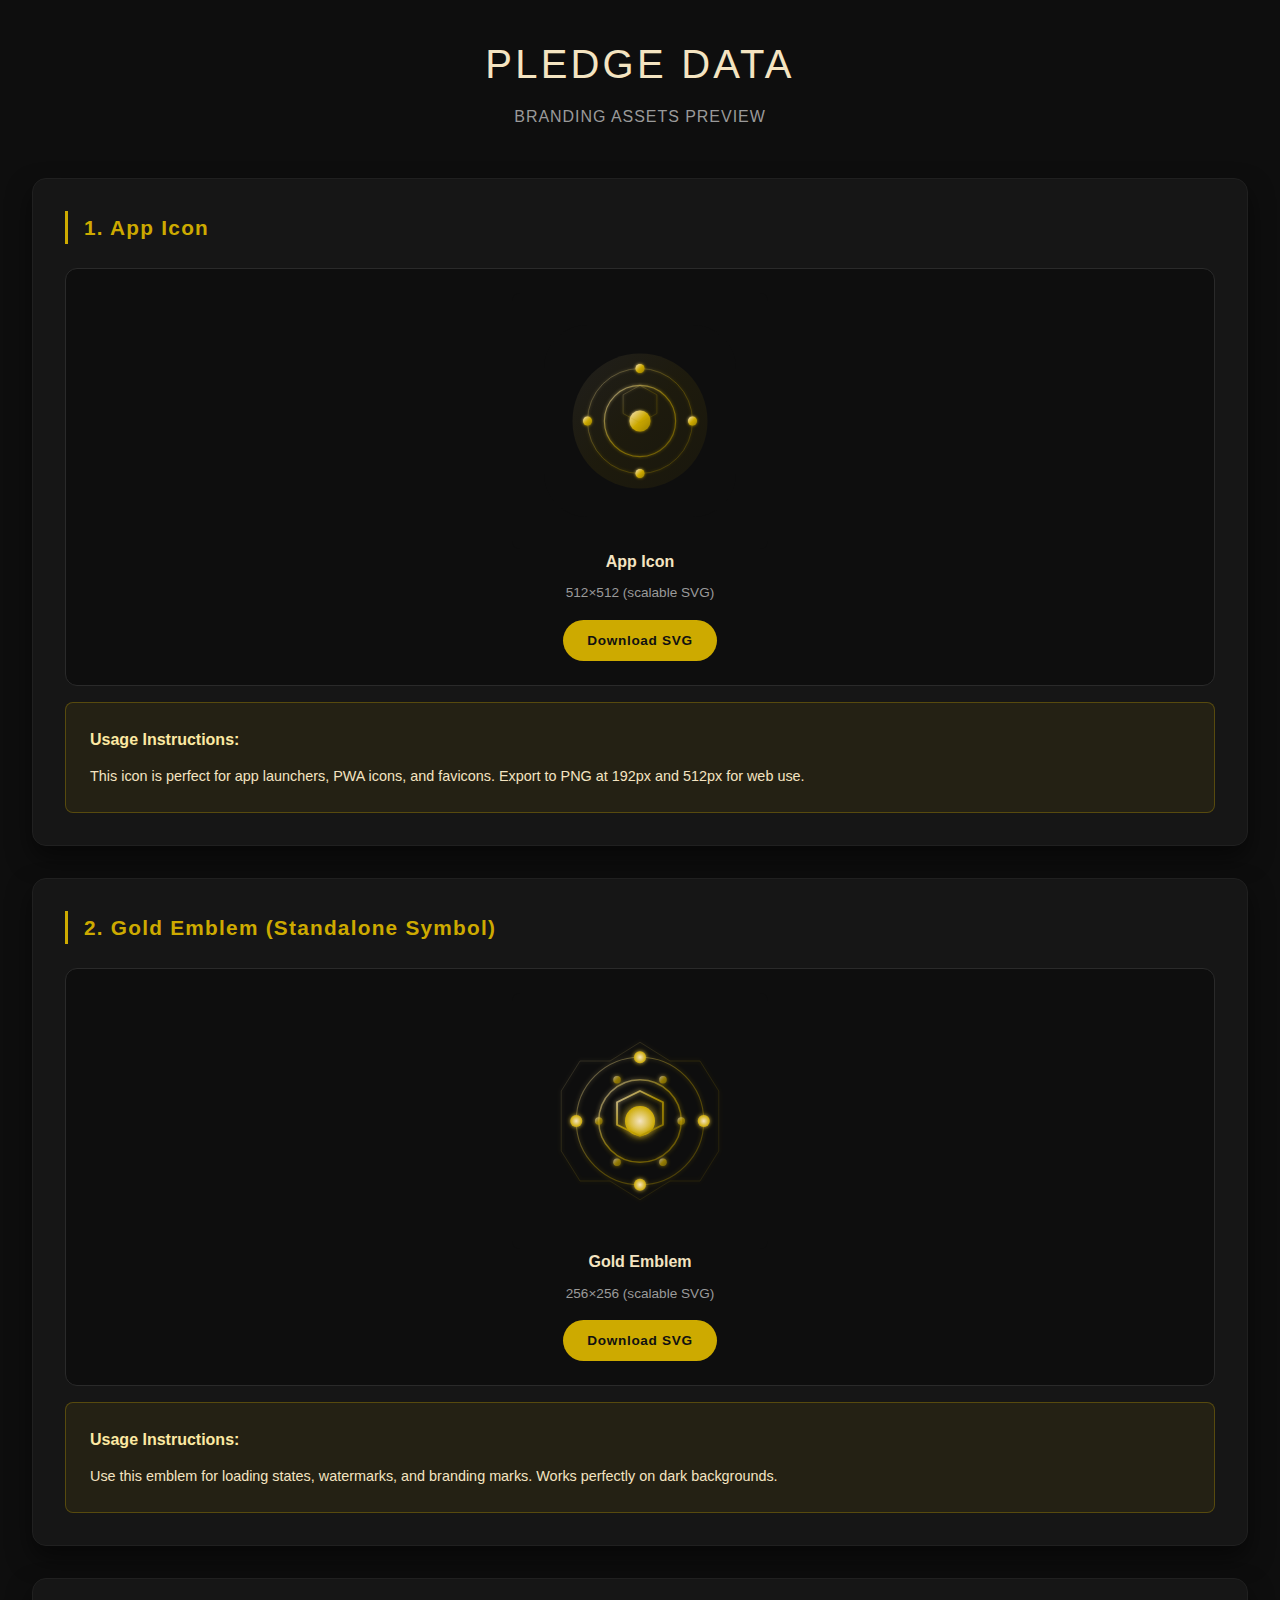
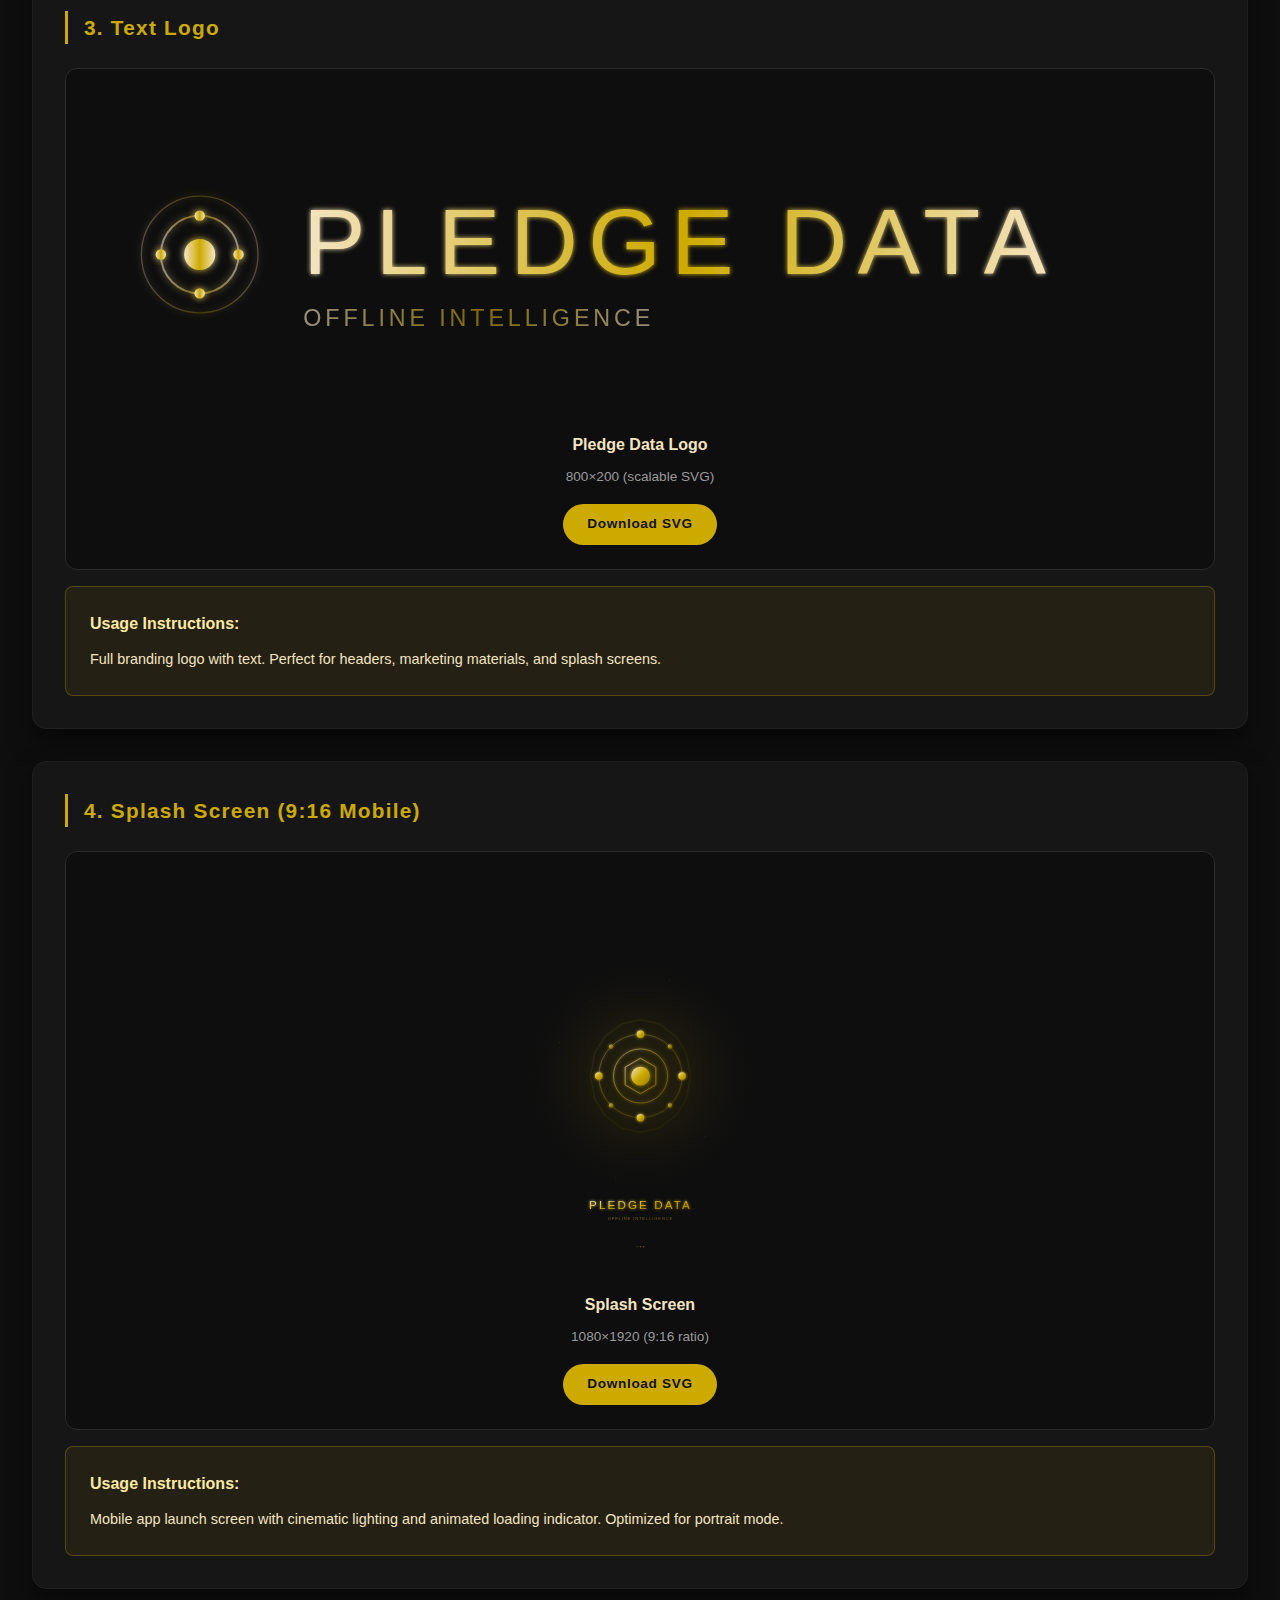
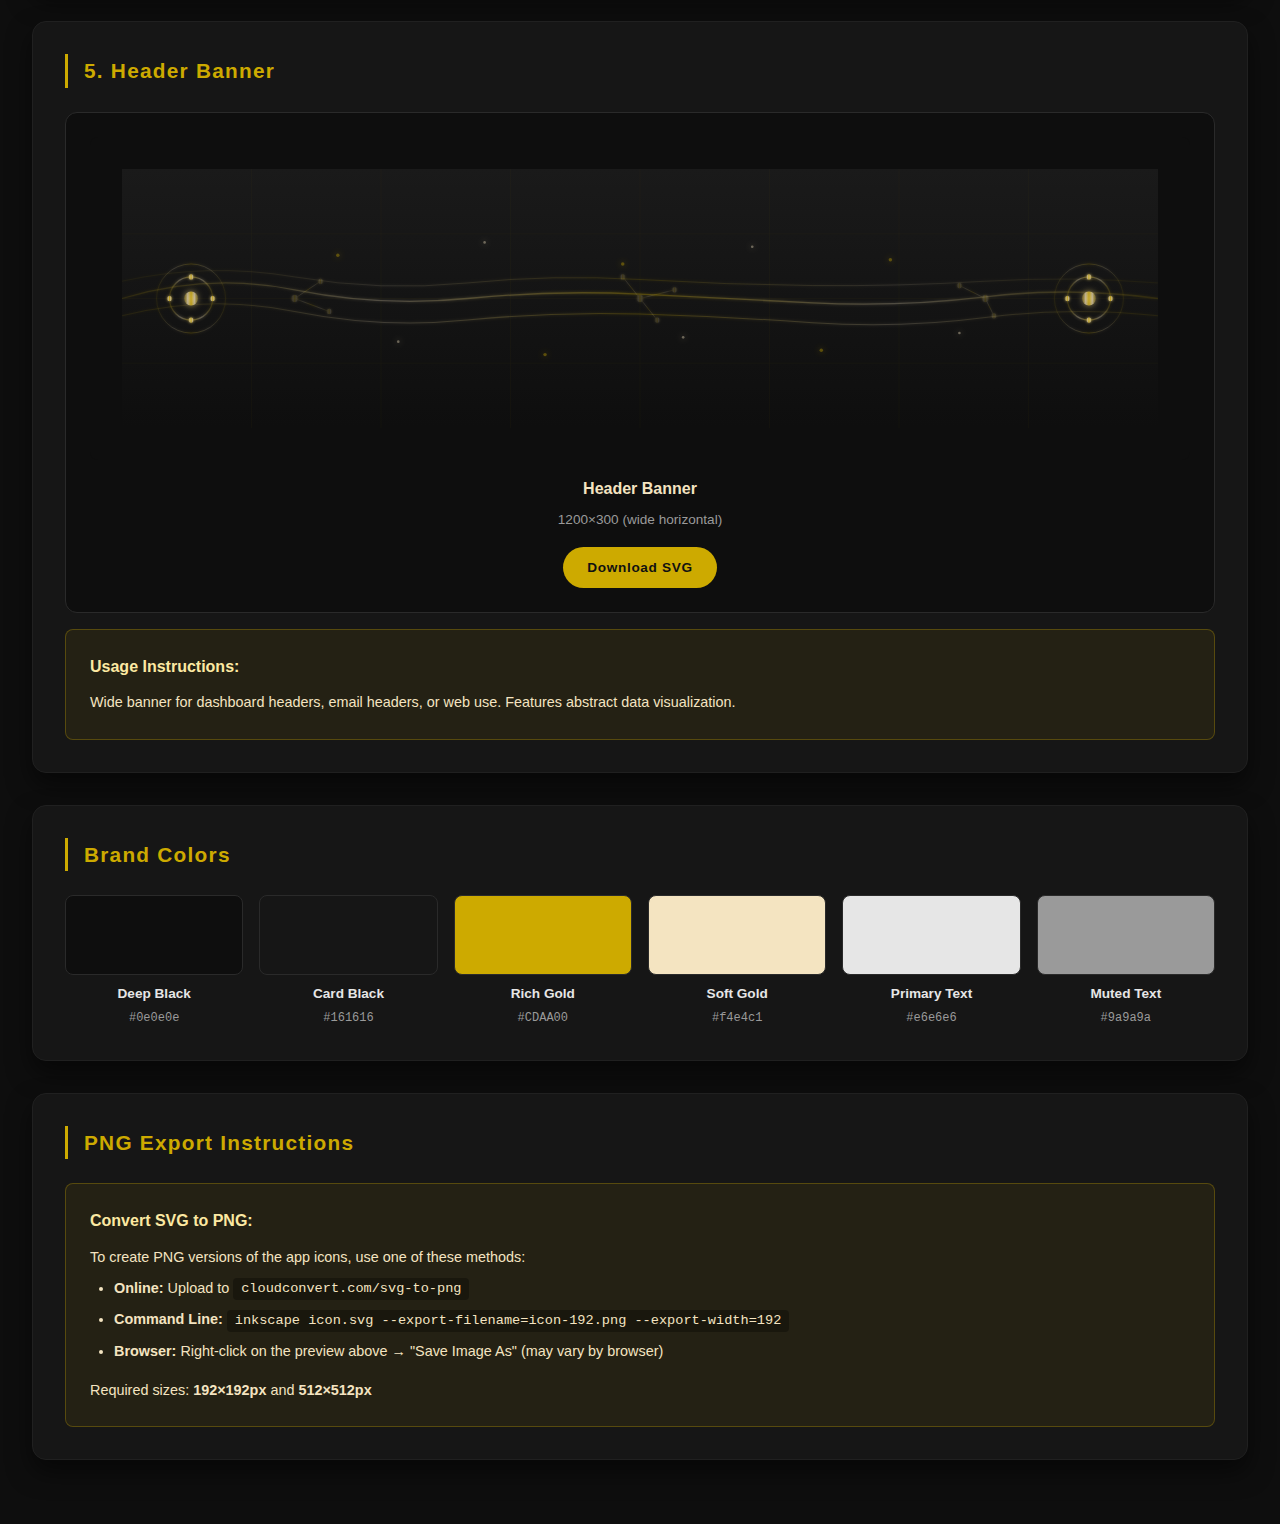
<file: assets/preview.html>
<!DOCTYPE html>
<html lang="en">
<head>
  <meta charset="UTF-8">
  <meta name="viewport" content="width=device-width, initial-scale=1.0">
  <title>Pledge Data - Branding Assets Preview</title>
  <style>
    * {
      margin: 0;
      padding: 0;
      box-sizing: border-box;
    }

    body {
      font-family: 'Roboto', 'Segoe UI', Arial, sans-serif;
      background: #0e0e0e;
      color: #e6e6e6;
      padding: 2rem;
      line-height: 1.6;
    }

    .container {
      max-width: 1400px;
      margin: 0 auto;
    }

    h1 {
      color: #f4e4c1;
      font-size: 2.5rem;
      font-weight: 300;
      letter-spacing: 0.08em;
      margin-bottom: 0.5rem;
      text-align: center;
    }

    .subtitle {
      text-align: center;
      color: #9a9a9a;
      font-size: 1rem;
      letter-spacing: 0.06em;
      margin-bottom: 3rem;
    }

    .section {
      background: #161616;
      border: 1px solid #202020;
      border-radius: 14px;
      padding: 2rem;
      margin-bottom: 2rem;
      box-shadow: 0 12px 24px rgba(0, 0, 0, 0.5);
    }

    .section h2 {
      color: #CDAA00;
      font-size: 1.3rem;
      font-weight: 600;
      margin-bottom: 1.5rem;
      letter-spacing: 0.06em;
      border-left: 3px solid #CDAA00;
      padding-left: 1rem;
    }

    .asset-grid {
      display: grid;
      grid-template-columns: repeat(auto-fit, minmax(300px, 1fr));
      gap: 2rem;
      margin-top: 1.5rem;
    }

    .asset-item {
      background: #0e0e0e;
      border: 1px solid #2a2a2a;
      border-radius: 12px;
      padding: 1.5rem;
      text-align: center;
    }

    .asset-preview {
      background: #0e0e0e;
      border-radius: 8px;
      padding: 2rem;
      margin-bottom: 1rem;
      min-height: 200px;
      display: flex;
      align-items: center;
      justify-content: center;
    }

    .asset-preview img,
    .asset-preview object {
      max-width: 100%;
      height: auto;
    }

    .asset-preview.icon {
      max-width: 256px;
      margin: 0 auto;
    }

    .asset-preview.splash {
      max-height: 400px;
      overflow: hidden;
    }

    .asset-preview.splash object {
      max-height: 400px;
    }

    .asset-name {
      color: #f4e4c1;
      font-weight: 600;
      font-size: 1rem;
      margin-bottom: 0.5rem;
    }

    .asset-details {
      color: #9a9a9a;
      font-size: 0.85rem;
      margin-bottom: 1rem;
    }

    .download-btn {
      display: inline-block;
      background: #CDAA00;
      color: #111;
      padding: 0.6rem 1.5rem;
      border-radius: 999px;
      text-decoration: none;
      font-weight: 600;
      font-size: 0.85rem;
      letter-spacing: 0.05em;
      transition: all 0.15s ease;
    }

    .download-btn:hover {
      background: #e0bb00;
      transform: translateY(-1px);
    }

    .color-palette {
      display: grid;
      grid-template-columns: repeat(auto-fit, minmax(150px, 1fr));
      gap: 1rem;
      margin-top: 1rem;
    }

    .color-swatch {
      text-align: center;
    }

    .color-box {
      width: 100%;
      height: 80px;
      border-radius: 8px;
      margin-bottom: 0.5rem;
      border: 1px solid #2a2a2a;
    }

    .color-name {
      color: #e6e6e6;
      font-size: 0.85rem;
      font-weight: 600;
      margin-bottom: 0.25rem;
    }

    .color-value {
      color: #9a9a9a;
      font-size: 0.75rem;
      font-family: 'Courier New', monospace;
    }

    .instructions {
      background: rgba(205, 170, 0, 0.08);
      border: 1px solid rgba(205, 170, 0, 0.3);
      border-radius: 8px;
      padding: 1.5rem;
      margin-top: 1rem;
    }

    .instructions h3 {
      color: #fce9a2;
      font-size: 1rem;
      margin-bottom: 0.75rem;
    }

    .instructions p,
    .instructions ul {
      color: #f4e4c1;
      font-size: 0.9rem;
    }

    .instructions ul {
      margin-left: 1.5rem;
      margin-top: 0.5rem;
    }

    .instructions li {
      margin-bottom: 0.5rem;
    }

    .instructions code {
      background: rgba(0, 0, 0, 0.3);
      padding: 0.2rem 0.5rem;
      border-radius: 4px;
      font-family: 'Courier New', monospace;
      font-size: 0.85rem;
    }
  </style>
</head>
<body>
  <div class="container">
    <h1>PLEDGE DATA</h1>
    <p class="subtitle">BRANDING ASSETS PREVIEW</p>

    <!-- App Icon -->
    <div class="section">
      <h2>1. App Icon</h2>
      <div class="asset-grid">
        <div class="asset-item">
          <div class="asset-preview icon">
            <object data="icon.svg" type="image/svg+xml" width="256" height="256"></object>
          </div>
          <div class="asset-name">App Icon</div>
          <div class="asset-details">512×512 (scalable SVG)</div>
          <a href="icon.svg" download class="download-btn">Download SVG</a>
        </div>
      </div>
      <div class="instructions">
        <h3>Usage Instructions:</h3>
        <p>This icon is perfect for app launchers, PWA icons, and favicons. Export to PNG at 192px and 512px for web use.</p>
      </div>
    </div>

    <!-- Gold Emblem -->
    <div class="section">
      <h2>2. Gold Emblem (Standalone Symbol)</h2>
      <div class="asset-grid">
        <div class="asset-item">
          <div class="asset-preview icon">
            <object data="emblem.svg" type="image/svg+xml" width="256" height="256"></object>
          </div>
          <div class="asset-name">Gold Emblem</div>
          <div class="asset-details">256×256 (scalable SVG)</div>
          <a href="emblem.svg" download class="download-btn">Download SVG</a>
        </div>
      </div>
      <div class="instructions">
        <h3>Usage Instructions:</h3>
        <p>Use this emblem for loading states, watermarks, and branding marks. Works perfectly on dark backgrounds.</p>
      </div>
    </div>

    <!-- Text Logo -->
    <div class="section">
      <h2>3. Text Logo</h2>
      <div class="asset-grid">
        <div class="asset-item">
          <div class="asset-preview">
            <object data="logo-text.svg" type="image/svg+xml" width="100%" height="auto"></object>
          </div>
          <div class="asset-name">Pledge Data Logo</div>
          <div class="asset-details">800×200 (scalable SVG)</div>
          <a href="logo-text.svg" download class="download-btn">Download SVG</a>
        </div>
      </div>
      <div class="instructions">
        <h3>Usage Instructions:</h3>
        <p>Full branding logo with text. Perfect for headers, marketing materials, and splash screens.</p>
      </div>
    </div>

    <!-- Splash Screen -->
    <div class="section">
      <h2>4. Splash Screen (9:16 Mobile)</h2>
      <div class="asset-grid">
        <div class="asset-item">
          <div class="asset-preview splash">
            <object data="splash.svg" type="image/svg+xml" width="auto" height="400"></object>
          </div>
          <div class="asset-name">Splash Screen</div>
          <div class="asset-details">1080×1920 (9:16 ratio)</div>
          <a href="splash.svg" download class="download-btn">Download SVG</a>
        </div>
      </div>
      <div class="instructions">
        <h3>Usage Instructions:</h3>
        <p>Mobile app launch screen with cinematic lighting and animated loading indicator. Optimized for portrait mode.</p>
      </div>
    </div>

    <!-- Header Banner -->
    <div class="section">
      <h2>5. Header Banner</h2>
      <div class="asset-grid">
        <div class="asset-item">
          <div class="asset-preview">
            <object data="banner.svg" type="image/svg+xml" width="100%" height="auto"></object>
          </div>
          <div class="asset-name">Header Banner</div>
          <div class="asset-details">1200×300 (wide horizontal)</div>
          <a href="banner.svg" download class="download-btn">Download SVG</a>
        </div>
      </div>
      <div class="instructions">
        <h3>Usage Instructions:</h3>
        <p>Wide banner for dashboard headers, email headers, or web use. Features abstract data visualization.</p>
      </div>
    </div>

    <!-- Color Palette -->
    <div class="section">
      <h2>Brand Colors</h2>
      <div class="color-palette">
        <div class="color-swatch">
          <div class="color-box" style="background: #0e0e0e;"></div>
          <div class="color-name">Deep Black</div>
          <div class="color-value">#0e0e0e</div>
        </div>
        <div class="color-swatch">
          <div class="color-box" style="background: #161616;"></div>
          <div class="color-name">Card Black</div>
          <div class="color-value">#161616</div>
        </div>
        <div class="color-swatch">
          <div class="color-box" style="background: #CDAA00;"></div>
          <div class="color-name">Rich Gold</div>
          <div class="color-value">#CDAA00</div>
        </div>
        <div class="color-swatch">
          <div class="color-box" style="background: #f4e4c1;"></div>
          <div class="color-name">Soft Gold</div>
          <div class="color-value">#f4e4c1</div>
        </div>
        <div class="color-swatch">
          <div class="color-box" style="background: #e6e6e6;"></div>
          <div class="color-name">Primary Text</div>
          <div class="color-value">#e6e6e6</div>
        </div>
        <div class="color-swatch">
          <div class="color-box" style="background: #9a9a9a;"></div>
          <div class="color-name">Muted Text</div>
          <div class="color-value">#9a9a9a</div>
        </div>
      </div>
    </div>

    <!-- Export Instructions -->
    <div class="section">
      <h2>PNG Export Instructions</h2>
      <div class="instructions">
        <h3>Convert SVG to PNG:</h3>
        <p>To create PNG versions of the app icons, use one of these methods:</p>
        <ul>
          <li><strong>Online:</strong> Upload to <code>cloudconvert.com/svg-to-png</code></li>
          <li><strong>Command Line:</strong> <code>inkscape icon.svg --export-filename=icon-192.png --export-width=192</code></li>
          <li><strong>Browser:</strong> Right-click on the preview above → "Save Image As" (may vary by browser)</li>
        </ul>
        <p style="margin-top: 1rem;">Required sizes: <strong>192×192px</strong> and <strong>512×512px</strong></p>
      </div>
    </div>

  </div>
</body>
</html>
</file>
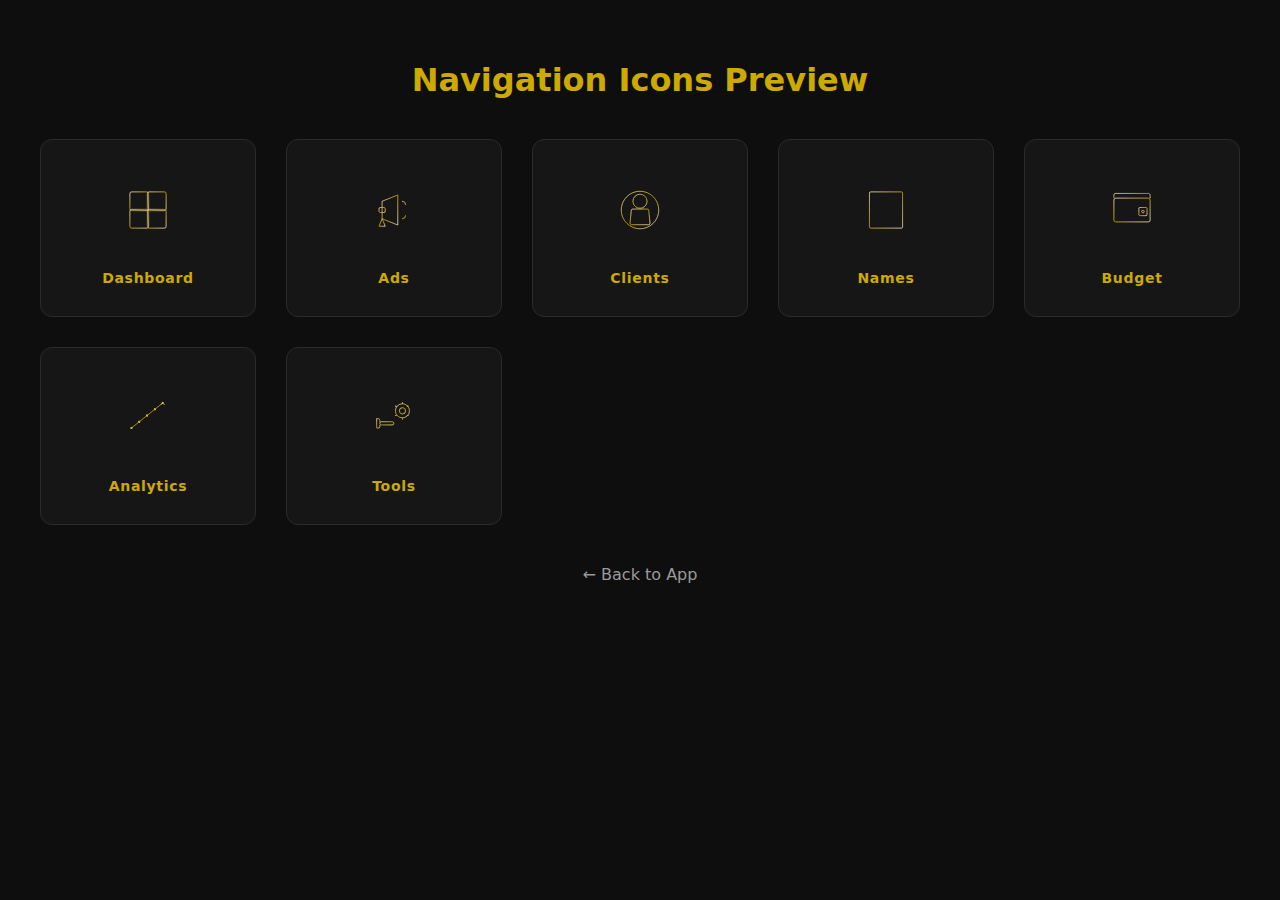
<file: assets/icons/preview.html>
<!DOCTYPE html>
<html lang="en">
<head>
  <meta charset="UTF-8">
  <meta name="viewport" content="width=device-width, initial-scale=1.0">
  <title>Icon Preview - Pledge Data</title>
  <style>
    body {
      margin: 0;
      padding: 40px 20px;
      background: #0e0e0e;
      color: #f5f5f5;
      font-family: system-ui, -apple-system, sans-serif;
    }
    h1 {
      text-align: center;
      color: #CDAA00;
      margin-bottom: 40px;
    }
    .grid {
      display: grid;
      grid-template-columns: repeat(auto-fit, minmax(200px, 1fr));
      gap: 30px;
      max-width: 1200px;
      margin: 0 auto;
    }
    .icon-card {
      background: #161616;
      border: 1px solid #2a2a2a;
      border-radius: 12px;
      padding: 30px;
      text-align: center;
      transition: transform 0.2s ease, box-shadow 0.2s ease;
    }
    .icon-card:hover {
      transform: translateY(-4px);
      box-shadow: 0 8px 24px rgba(205, 170, 0, 0.2);
      border-color: #CDAA00;
    }
    .icon-card img {
      width: 80px;
      height: 80px;
      margin-bottom: 16px;
    }
    .icon-name {
      font-size: 14px;
      color: #CDAA00;
      font-weight: 600;
      letter-spacing: 0.05em;
    }
    .back-link {
      display: block;
      text-align: center;
      margin-top: 40px;
      color: #9a9a9a;
      text-decoration: none;
    }
    .back-link:hover {
      color: #CDAA00;
    }
  </style>
</head>
<body>
  <h1>Navigation Icons Preview</h1>

  <div class="grid">
    <div class="icon-card">
      <img src="icon-dashboard.svg" alt="Dashboard">
      <div class="icon-name">Dashboard</div>
    </div>

    <div class="icon-card">
      <img src="icon-ads.svg" alt="Ads">
      <div class="icon-name">Ads</div>
    </div>

    <div class="icon-card">
      <img src="icon-clients.svg" alt="Clients">
      <div class="icon-name">Clients</div>
    </div>

    <div class="icon-card">
      <img src="icon-names.svg" alt="Names">
      <div class="icon-name">Names</div>
    </div>

    <div class="icon-card">
      <img src="icon-budget.svg" alt="Budget">
      <div class="icon-name">Budget</div>
    </div>

    <div class="icon-card">
      <img src="icon-analytics.svg" alt="Analytics">
      <div class="icon-name">Analytics</div>
    </div>

    <div class="icon-card">
      <img src="icon-tools.svg" alt="Tools">
      <div class="icon-name">Tools</div>
    </div>
  </div>

  <a href="../../index.html" class="back-link">← Back to App</a>
</body>
</html>
</file>
